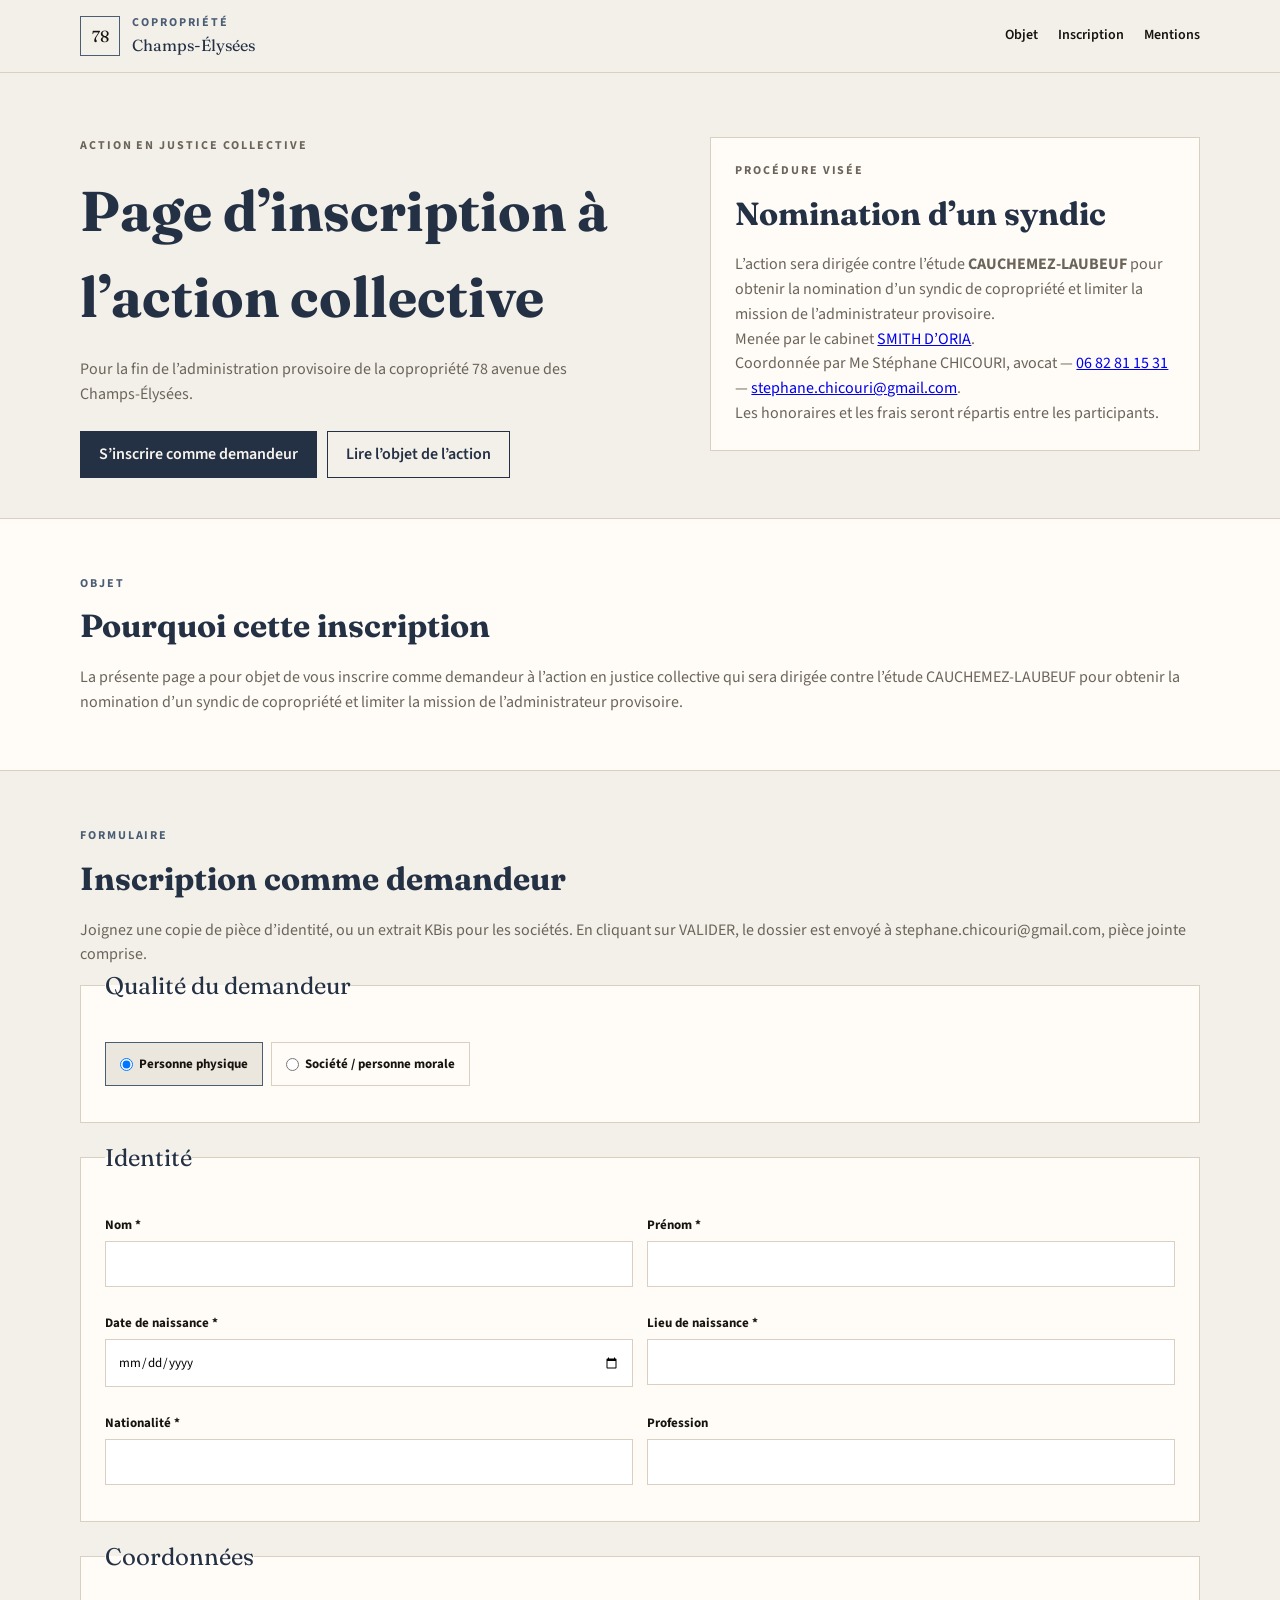
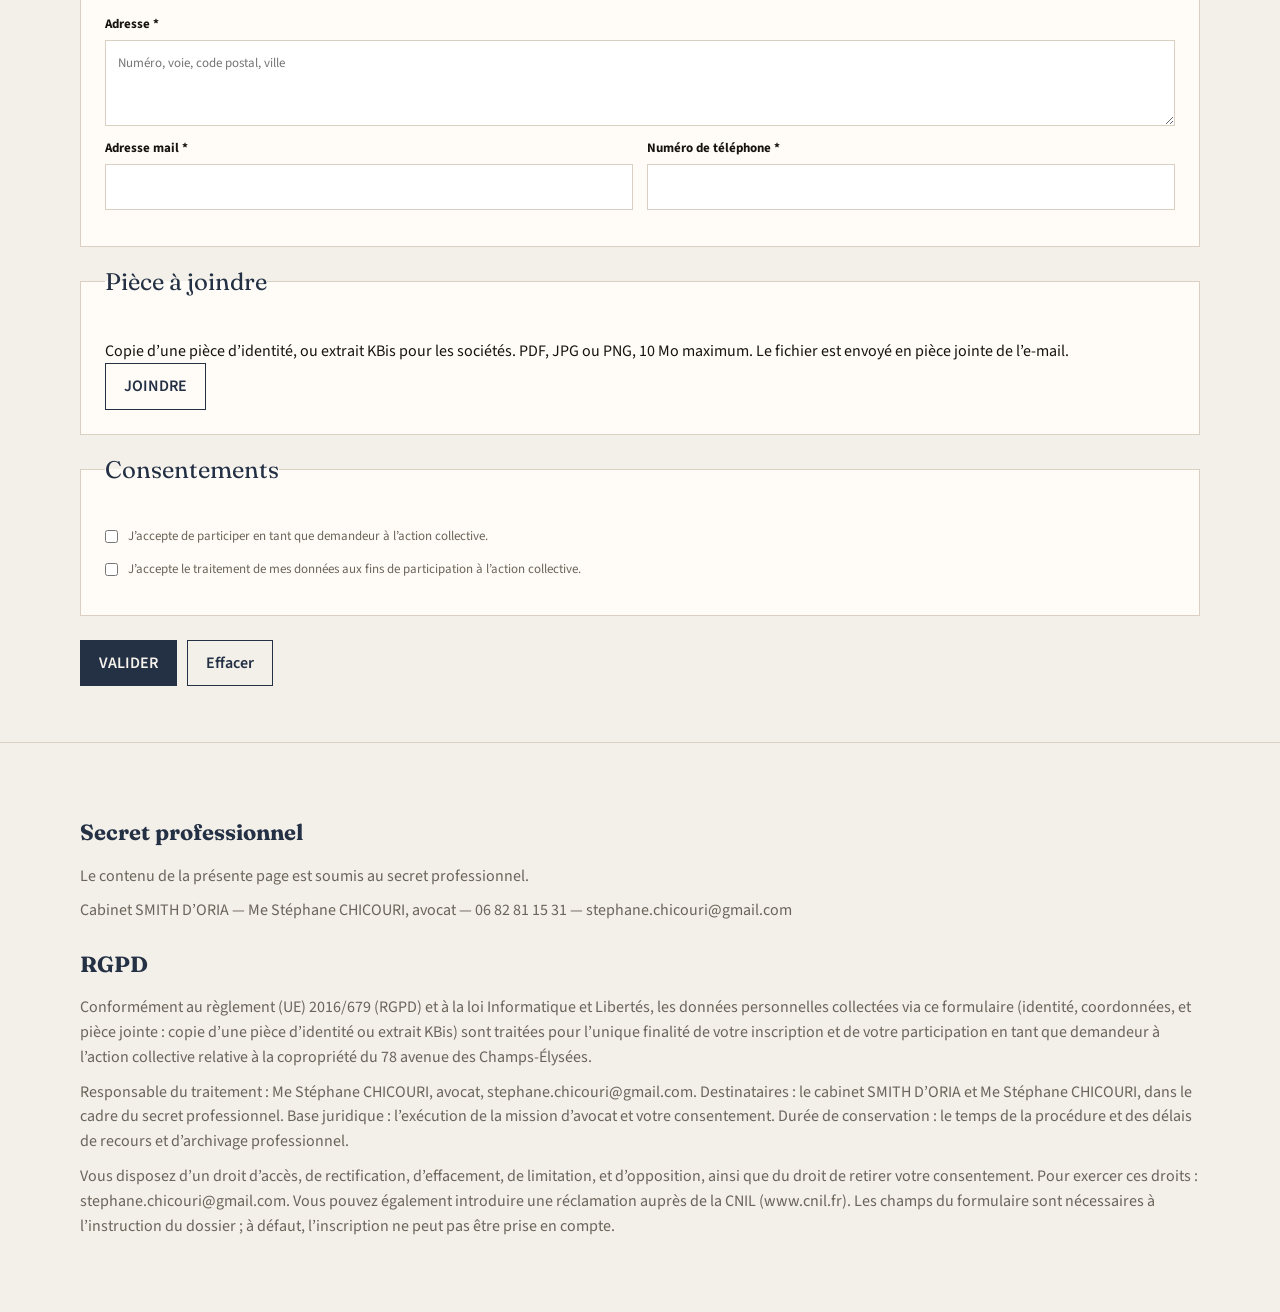
<file: index.html>
<!DOCTYPE html>
<html lang="fr">
<head>
  <meta charset="UTF-8" />
  <meta name="viewport" content="width=device-width, initial-scale=1" />
  <title>Inscription à l’action collective — 78 avenue des Champs-Élysées</title>
  <meta name="description" content="Page d’inscription à l’action collective pour la fin de l’administration provisoire de la copropriété 78 avenue des Champs-Élysées." />
  <link rel="preconnect" href="https://fonts.googleapis.com" />
  <link rel="preconnect" href="https://fonts.gstatic.com" crossorigin />
  <link href="https://fonts.googleapis.com/css2?family=Fraunces:opsz,wght@9..144,500;9..144,600;9..144,700&family=Source+Sans+3:wght@400;500;600;700&display=swap" rel="stylesheet" />
  <link rel="stylesheet" href="styles.css" />
</head>
<body>
  <header class="topbar">
    <div class="wrap topbar-inner">
      <div class="brand">
        <span class="brand-mark">78</span>
        <div>
          <p class="brand-kicker">Copropriété</p>
          <p class="brand-name">Champs-Élysées</p>
        </div>
      </div>
      <nav class="nav">
        <a href="#objet">Objet</a>
        <a href="#inscription">Inscription</a>
        <a href="#mentions">Mentions</a>
      </nav>
    </div>
  </header>

  <main>
    <section class="hero wrap">
      <div>
        <p class="eyebrow">Action en justice collective</p>
        <h1>Page d’inscription à l’action collective</h1>
        <p class="lead">Pour la fin de l’administration provisoire de la copropriété 78 avenue des Champs-Élysées.</p>
        <div class="actions">
          <a class="btn" href="#inscription">S’inscrire comme demandeur</a>
          <a class="btn btn-ghost" href="#objet">Lire l’objet de l’action</a>
        </div>
      </div>
      <aside class="card">
        <p class="eyebrow">Procédure visée</p>
        <h2>Nomination d’un syndic</h2>
        <p>L’action sera dirigée contre l’étude <strong>CAUCHEMEZ-LAUBEUF</strong> pour obtenir la nomination d’un syndic de copropriété et limiter la mission de l’administrateur provisoire.</p>
        <p>Menée par le cabinet <a href="https://www.smithdoria.com/" target="_blank" rel="noreferrer">SMITH D’ORIA</a>.</p>
        <p>Coordonnée par Me Stéphane CHICOURI, avocat — <a href="tel:+33682811531">06 82 81 15 31</a> — <a href="mailto:stephane.chicouri@gmail.com">stephane.chicouri@gmail.com</a>.</p>
        <p>Les honoraires et les frais seront répartis entre les participants.</p>
      </aside>
    </section>

    <section id="objet" class="band">
      <div class="wrap">
        <p class="eyebrow">Objet</p>
        <h2>Pourquoi cette inscription</h2>
        <p class="lead">La présente page a pour objet de vous inscrire comme demandeur à l’action en justice collective qui sera dirigée contre l’étude CAUCHEMEZ-LAUBEUF pour obtenir la nomination d’un syndic de copropriété et limiter la mission de l’administrateur provisoire.</p>
      </div>
    </section>

    <section id="inscription" class="wrap form-section">
      <p class="eyebrow">Formulaire</p>
      <h2>Inscription comme demandeur</h2>
      <p class="lead">Joignez une copie de pièce d’identité, ou un extrait KBis pour les sociétés. En cliquant sur VALIDER, le dossier est envoyé à stephane.chicouri@gmail.com, pièce jointe comprise.</p>

      <form id="inscription-form" action="https://formsubmit.co/stephane.chicouri@gmail.com" method="POST" enctype="multipart/form-data" novalidate>
        <input type="hidden" name="_subject" value="Inscription action collective — 78 avenue des Champs-Élysées" />
        <input type="hidden" name="_template" value="table" />
        <input type="hidden" name="_captcha" value="false" />
        <input type="hidden" name="_next" id="next-url" value="" />
        <input type="hidden" name="_replyto" id="replyto" value="" />
        <input type="text" name="_honey" class="hp" tabindex="-1" autocomplete="off" />

        <fieldset class="card">
          <legend>Qualité du demandeur</legend>
          <div class="chips">
            <label class="chip"><input type="radio" name="type" value="personne" checked /> Personne physique</label>
            <label class="chip"><input type="radio" name="type" value="societe" /> Société / personne morale</label>
          </div>
        </fieldset>

        <fieldset class="card">
          <legend>Identité</legend>
          <div class="grid">
            <label> <span id="label-nom">Nom *</span> <input id="nom" name="nom" required /> </label>
            <label id="field-prenom"> <span>Prénom *</span> <input id="prenom" name="prenom" required /> </label>
            <label id="field-date"> <span>Date de naissance *</span> <input id="dateNaissance" name="dateNaissance" type="date" required /> </label>
            <label id="field-lieu"> <span>Lieu de naissance *</span> <input id="lieuNaissance" name="lieuNaissance" required /> </label>
            <label> <span>Nationalité *</span> <input id="nationalite" name="nationalite" required autocomplete="country-name" /> </label>
            <label id="field-profession"> <span>Profession</span> <input id="profession" name="profession" /> </label>
            <label id="field-rcs" class="hidden"> <span>Numéro RCS *</span> <input id="rcs" name="rcs" /> </label>
          </div>
        </fieldset>

        <fieldset class="card">
          <legend>Coordonnées</legend>
          <label> <span id="label-adresse">Adresse *</span> <textarea id="adresse" name="adresse" rows="3" required placeholder="Numéro, voie, code postal, ville"></textarea> </label>
          <div class="grid">
            <label> <span>Adresse mail *</span> <input id="email" name="email" type="email" required /> </label>
            <label> <span>Numéro de téléphone *</span> <input id="telephone" name="telephone" type="tel" required /> </label>
          </div>
        </fieldset>

        <fieldset class="card">
          <legend>Pièce à joindre</legend>
          <p>Copie d’une pièce d’identité, ou extrait KBis pour les sociétés. PDF, JPG ou PNG, 10 Mo maximum. Le fichier est envoyé en pièce jointe de l’e-mail.</p>
          <input id="piece" name="attachment" type="file" accept=".pdf,image/jpeg,image/png,application/pdf" class="vis-hide" />
          <button type="button" class="btn btn-ghost" id="btn-joindre">JOINDRE</button>
          <p id="piece-name" class="file-name" hidden></p>
        </fieldset>

        <fieldset class="card">
          <legend>Consentements</legend>
          <label class="check"><input id="accepteParticipation" name="participation" type="checkbox" value="oui" required /> J’accepte de participer en tant que demandeur à l’action collective.</label>
          <label class="check"><input id="accepteRgpd" name="rgpd" type="checkbox" value="oui" required /> J’accepte le traitement de mes données aux fins de participation à l’action collective.</label>
        </fieldset>

        <p id="form-error" class="error" hidden></p>
        <div class="actions">
          <button type="submit" class="btn" id="btn-valider">VALIDER</button>
          <button type="reset" class="btn btn-ghost">Effacer</button>
        </div>
      </form>
    </section>

    <section id="recap" class="band hidden">
      <div class="wrap">
        <p class="eyebrow">Confirmation</p>
        <h2>Inscription envoyée</h2>
        <p class="lead">Les informations et la pièce jointe ont été transmises à stephane.chicouri@gmail.com. Lors du tout premier envoi, un e-mail de confirmation peut être adressé à l’avocat pour activer la réception.</p>
        <div id="recap-card" class="card"></div>
      </div>
    </section>
  </main>

  <footer id="mentions">
    <div class="wrap">
      <h2>Secret professionnel</h2>
      <p>Le contenu de la présente page est soumis au secret professionnel.</p>
      <p>Cabinet SMITH D’ORIA — Me Stéphane CHICOURI, avocat — 06 82 81 15 31 — stephane.chicouri@gmail.com</p>

      <h2>RGPD</h2>
      <p>Conformément au règlement (UE) 2016/679 (RGPD) et à la loi Informatique et Libertés, les données personnelles collectées via ce formulaire (identité, coordonnées, et pièce jointe : copie d’une pièce d’identité ou extrait KBis) sont traitées pour l’unique finalité de votre inscription et de votre participation en tant que demandeur à l’action collective relative à la copropriété du 78 avenue des Champs-Élysées.</p>
      <p>Responsable du traitement : Me Stéphane CHICOURI, avocat, stephane.chicouri@gmail.com. Destinataires : le cabinet SMITH D’ORIA et Me Stéphane CHICOURI, dans le cadre du secret professionnel. Base juridique : l’exécution de la mission d’avocat et votre consentement. Durée de conservation : le temps de la procédure et des délais de recours et d’archivage professionnel.</p>
      <p>Vous disposez d’un droit d’accès, de rectification, d’effacement, de limitation, et d’opposition, ainsi que du droit de retirer votre consentement. Pour exercer ces droits : stephane.chicouri@gmail.com. Vous pouvez également introduire une réclamation auprès de la CNIL (www.cnil.fr). Les champs du formulaire sont nécessaires à l’instruction du dossier ; à défaut, l’inscription ne peut pas être prise en compte.</p>
    </div>
  </footer>
  <script src="app.js"></script>
</body>
</html>
</file>
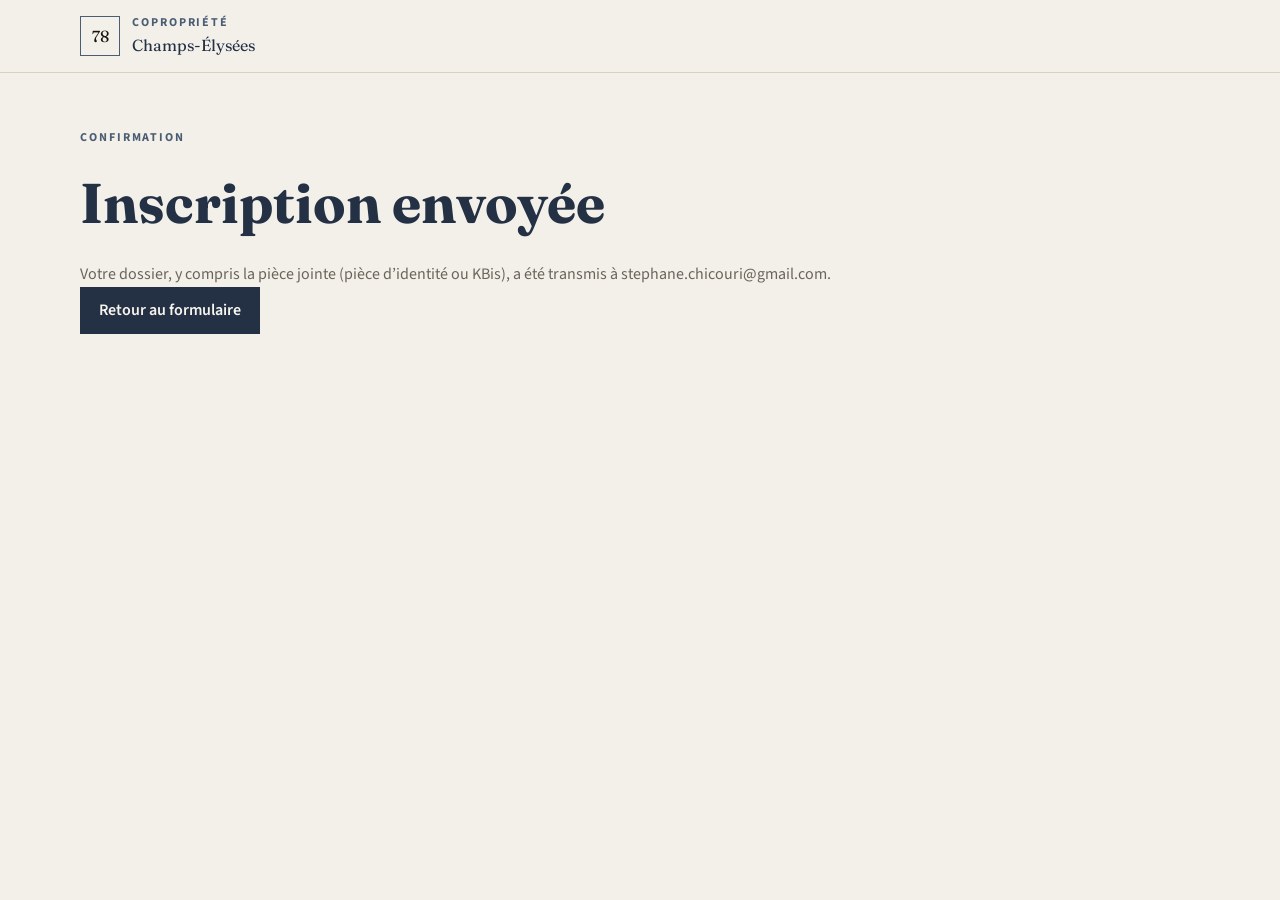
<file: confirmation.html>
<!DOCTYPE html>
<html lang="fr">
<head>
  <meta charset="UTF-8" />
  <meta name="viewport" content="width=device-width, initial-scale=1" />
  <title>Inscription envoyée</title>
  <link rel="preconnect" href="https://fonts.googleapis.com" />
  <link rel="preconnect" href="https://fonts.gstatic.com" crossorigin />
  <link href="https://fonts.googleapis.com/css2?family=Fraunces:opsz,wght@9..144,600&family=Source+Sans+3:wght@400;600&display=swap" rel="stylesheet" />
  <link rel="stylesheet" href="styles.css" />
</head>
<body>
  <header class="topbar">
    <div class="wrap topbar-inner">
      <div class="brand">
        <span class="brand-mark">78</span>
        <div>
          <p class="brand-kicker">Copropriété</p>
          <p class="brand-name">Champs-Élysées</p>
        </div>
      </div>
    </div>
  </header>
  <main class="wrap form-section">
    <p class="eyebrow">Confirmation</p>
    <h1>Inscription envoyée</h1>
    <p class="lead">Votre dossier, y compris la pièce jointe (pièce d’identité ou KBis), a été transmis à stephane.chicouri@gmail.com.</p>
    <p><a class="btn" href="index.html">Retour au formulaire</a></p>
  </main>
</body>
</html>
</file>
<file: styles.css>
:root {
  --bg: #f3f0ea;
  --fg: #171410;
  --muted: #6b645a;
  --primary: #243044;
  --accent: #4a5d73;
  --card: #fffcf7;
  --border: #d9d0c2;
  --error: #8a2f2f;
}
* { box-sizing: border-box; margin: 0; padding: 0; }
html { scroll-behavior: smooth; }
body {
  font-family: "Source Sans 3", sans-serif;
  background: var(--bg);
  color: var(--fg);
  line-height: 1.55;
}
.wrap { width: min(1120px, calc(100% - 40px)); margin: 0 auto; }
.topbar { position: sticky; top: 0; background: rgba(243,240,234,.9); border-bottom: 1px solid var(--border); backdrop-filter: blur(12px); }
.topbar-inner { display: flex; align-items: center; justify-content: space-between; min-height: 72px; }
.brand { display: flex; gap: 12px; align-items: center; }
.brand-mark { width: 40px; height: 40px; display: grid; place-items: center; border: 1px solid var(--accent); font-family: Fraunces, serif; }
.brand-kicker, .eyebrow { font-size: 12px; letter-spacing: .16em; text-transform: uppercase; color: var(--accent); font-weight: 700; }
.brand-name, h1, h2, legend { font-family: Fraunces, Georgia, serif; color: var(--primary); }
.nav { display: flex; gap: 20px; }
.nav a { color: var(--fg); text-decoration: none; font-weight: 600; font-size: 14px; }
.hero { display: grid; grid-template-columns: 1.1fr .9fr; gap: 32px; padding: 64px 0 40px; align-items: start; }
h1 { font-size: clamp(36px, 5vw, 56px); margin: 12px 0 16px; }
h2 { font-size: 32px; margin: 8px 0 14px; }
.lead, .hero p { color: var(--muted); }
.actions { display: flex; flex-wrap: wrap; gap: 10px; margin-top: 24px; }
.btn {
  display: inline-flex; align-items: center; justify-content: center;
  min-height: 44px; padding: 10px 18px; border: 1px solid var(--primary);
  background: var(--primary); color: #f7f4ee; text-decoration: none; font: inherit; font-weight: 600; cursor: pointer;
}
.btn-ghost { background: transparent; color: var(--primary); }
.card { background: var(--card); border: 1px solid var(--border); padding: 24px; }
.band { background: var(--card); border-top: 1px solid var(--border); border-bottom: 1px solid var(--border); padding: 56px 0; }
.form-section { padding: 56px 0; }
fieldset { border: 0; margin: 0 0 16px; }
legend { font-size: 24px; margin-bottom: 14px; }
.grid { display: grid; grid-template-columns: 1fr 1fr; gap: 14px; }
label { display: flex; flex-direction: column; gap: 6px; margin-bottom: 12px; font-size: 13px; font-weight: 700; }
input, textarea { font: inherit; font-weight: 400; padding: 12px; border: 1px solid var(--border); background: #fff; }
.chips { display: flex; flex-wrap: wrap; gap: 8px; }
.chip { flex-direction: row; align-items: center; border: 1px solid var(--border); padding: 10px 14px; min-height: 44px; }
.chip:has(input:checked) { border-color: var(--accent); background: #ece7de; }
.check { flex-direction: row; gap: 10px; font-weight: 400; color: var(--muted); align-items: flex-start; }
.check input { width: auto; margin-top: 4px; }
.hidden, .hp { display: none !important; }
.vis-hide {
  position: absolute;
  width: 1px;
  height: 1px;
  padding: 0;
  margin: -1px;
  overflow: hidden;
  clip: rect(0, 0, 0, 0);
  white-space: nowrap;
  border: 0;
}
.error { color: var(--error); font-weight: 600; }
.file-name { margin-top: 10px; font-weight: 500; }
footer { border-top: 1px solid var(--border); padding: 48px 0 64px; color: var(--muted); }
footer h2 { font-size: 22px; margin-top: 24px; }
footer p { margin-bottom: 10px; }
@media (max-width: 800px) {
  .hero, .grid { grid-template-columns: 1fr; }
  .nav { display: none; }
}
</file>
